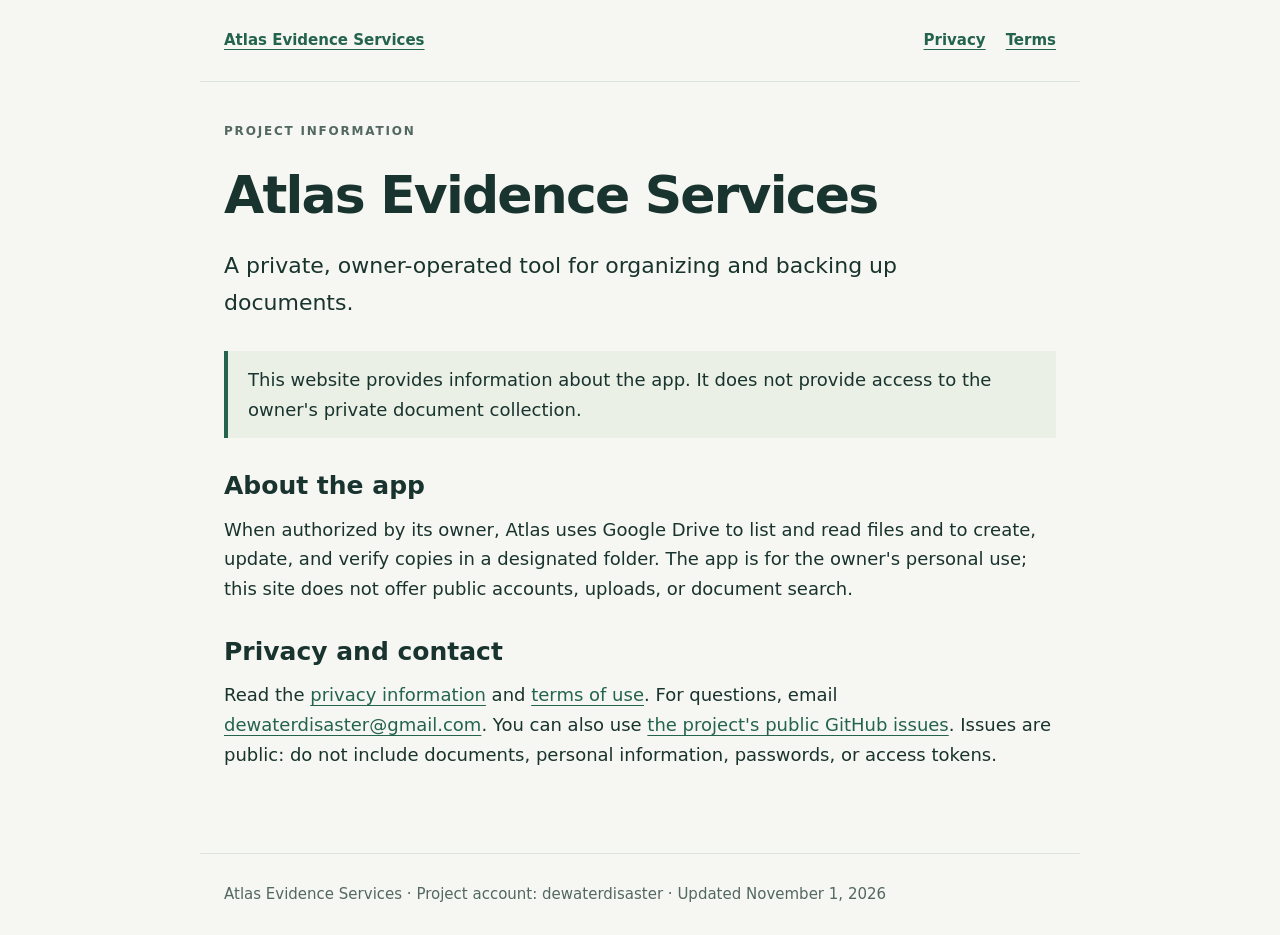
<file: index.html>
<!doctype html>
<html lang="en"><head><meta charset="utf-8"><meta name="viewport" content="width=device-width,initial-scale=1"><meta name="description" content="Public information about Atlas Evidence Services."><title>Atlas Evidence Services</title><link rel="stylesheet" href="style.css"></head>
<body><header><a href="index.html">Atlas Evidence Services</a><nav aria-label="Main"><a href="privacy.html">Privacy</a><a href="terms.html">Terms</a></nav></header>
<main><p class="eyebrow">Project information</p><h1>Atlas Evidence Services</h1><p class="lede">A private, owner-operated tool for organizing and backing up documents.</p>
<div class="notice">This website provides information about the app. It does not provide access to the owner's private document collection.</div>
<h2>About the app</h2><p>When authorized by its owner, Atlas uses Google Drive to list and read files and to create, update, and verify copies in a designated folder. The app is for the owner's personal use; this site does not offer public accounts, uploads, or document search.</p>
<h2>Privacy and contact</h2><p>Read the <a href="privacy.html">privacy information</a> and <a href="terms.html">terms of use</a>. For questions, email <a href="mailto:dewaterdisaster@gmail.com">dewaterdisaster@gmail.com</a>. You can also use <a href="https://github.com/dewaterdisaster/dewaterdisaster.github.io/issues">the project's public GitHub issues</a>. Issues are public: do not include documents, personal information, passwords, or access tokens.</p></main>
<footer>Atlas Evidence Services · Project account: dewaterdisaster · Updated November 1, 2026</footer></body></html>
</file>
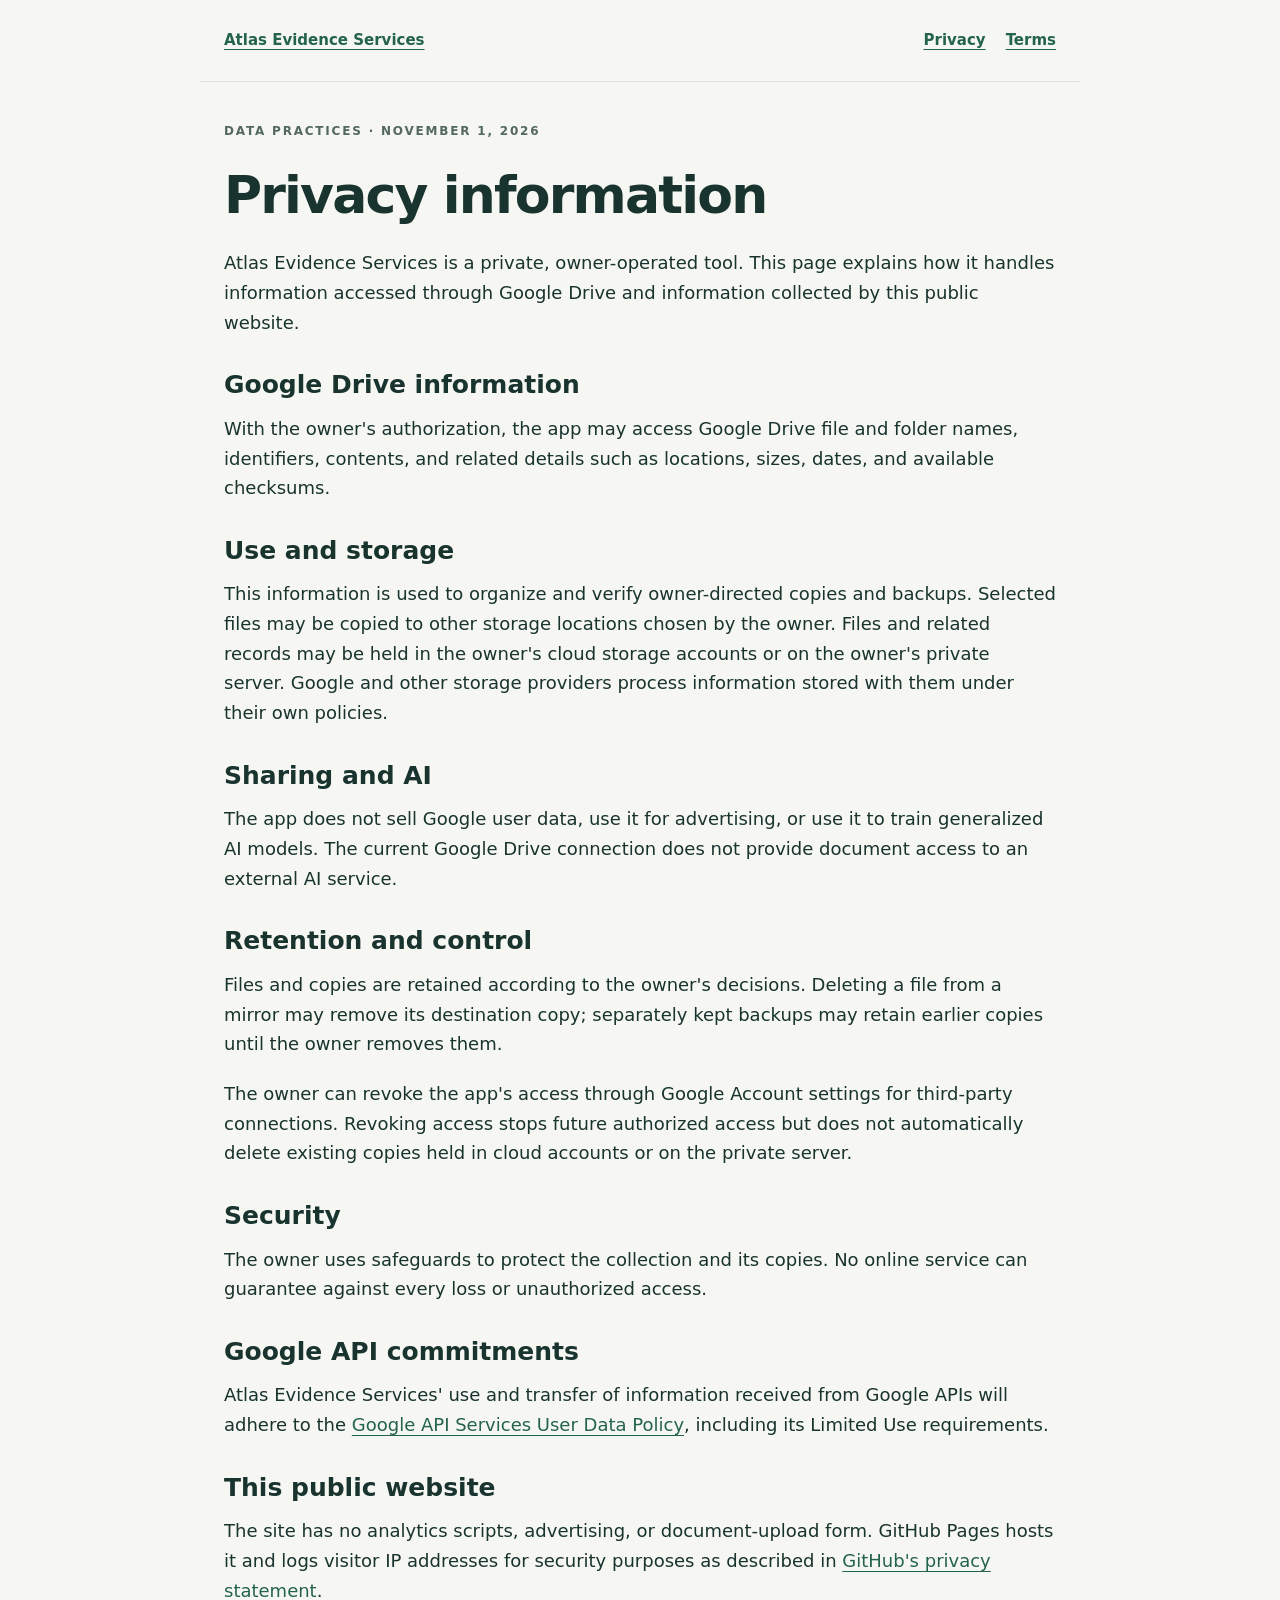
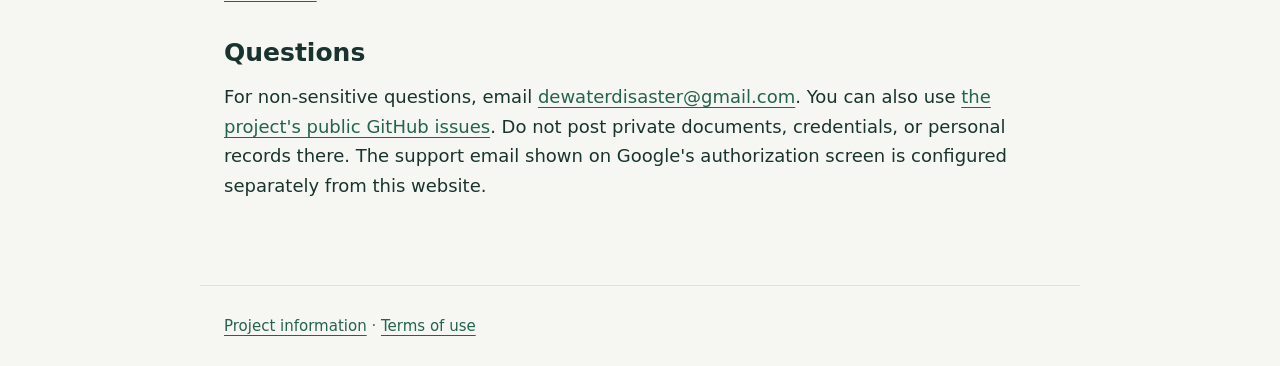
<file: privacy.html>
<!doctype html>
<html lang="en"><head><meta charset="utf-8"><meta name="viewport" content="width=device-width,initial-scale=1"><title>Privacy | Atlas Evidence Services</title><link rel="stylesheet" href="style.css"></head>
<body><header><a href="index.html">Atlas Evidence Services</a><nav aria-label="Main"><a href="privacy.html" aria-current="page">Privacy</a><a href="terms.html">Terms</a></nav></header>
<main><p class="eyebrow">Data practices · November 1, 2026</p><h1>Privacy information</h1>
<p>Atlas Evidence Services is a private, owner-operated tool. This page explains how it handles information accessed through Google Drive and information collected by this public website.</p>
<h2>Google Drive information</h2><p>With the owner's authorization, the app may access Google Drive file and folder names, identifiers, contents, and related details such as locations, sizes, dates, and available checksums.</p>
<h2>Use and storage</h2><p>This information is used to organize and verify owner-directed copies and backups. Selected files may be copied to other storage locations chosen by the owner. Files and related records may be held in the owner's cloud storage accounts or on the owner's private server. Google and other storage providers process information stored with them under their own policies.</p>
<h2>Sharing and AI</h2><p>The app does not sell Google user data, use it for advertising, or use it to train generalized AI models. The current Google Drive connection does not provide document access to an external AI service.</p>
<h2>Retention and control</h2><p>Files and copies are retained according to the owner's decisions. Deleting a file from a mirror may remove its destination copy; separately kept backups may retain earlier copies until the owner removes them.</p>
<p>The owner can revoke the app's access through Google Account settings for third-party connections. Revoking access stops future authorized access but does not automatically delete existing copies held in cloud accounts or on the private server.</p>
<h2>Security</h2><p>The owner uses safeguards to protect the collection and its copies. No online service can guarantee against every loss or unauthorized access.</p>
<h2>Google API commitments</h2><p>Atlas Evidence Services' use and transfer of information received from Google APIs will adhere to the <a href="https://developers.google.com/terms/api-services-user-data-policy">Google API Services User Data Policy</a>, including its Limited Use requirements.</p>
<h2>This public website</h2><p>The site has no analytics scripts, advertising, or document-upload form. GitHub Pages hosts it and logs visitor IP addresses for security purposes as described in <a href="https://docs.github.com/en/site-policy/privacy-policies/github-general-privacy-statement">GitHub's privacy statement</a>.</p>
<h2>Questions</h2><p>For non-sensitive questions, email <a href="mailto:dewaterdisaster@gmail.com">dewaterdisaster@gmail.com</a>. You can also use <a href="https://github.com/dewaterdisaster/dewaterdisaster.github.io/issues">the project's public GitHub issues</a>. Do not post private documents, credentials, or personal records there. The support email shown on Google's authorization screen is configured separately from this website.</p></main>
<footer><a href="index.html">Project information</a> · <a href="terms.html">Terms of use</a></footer></body></html>
</file>
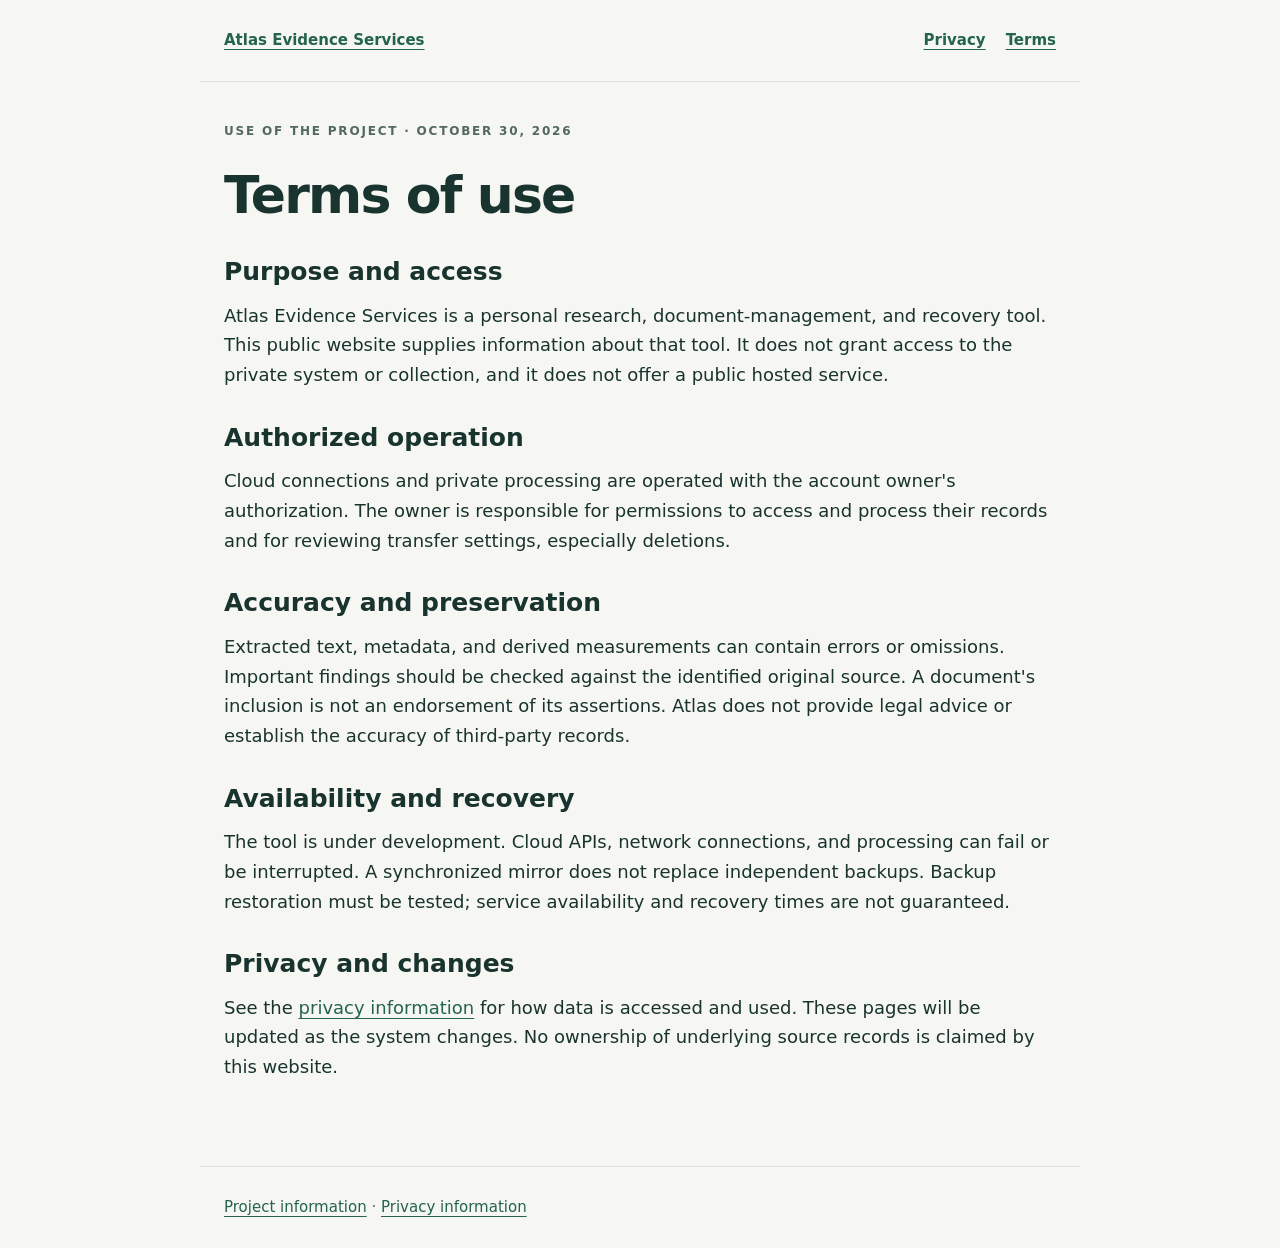
<file: terms.html>
<!doctype html>
<html lang="en"><head><meta charset="utf-8"><meta name="viewport" content="width=device-width,initial-scale=1"><title>Terms | Atlas Evidence Services</title><link rel="stylesheet" href="style.css"></head>
<body><header><a href="index.html">Atlas Evidence Services</a><nav aria-label="Main"><a href="privacy.html">Privacy</a><a href="terms.html" aria-current="page">Terms</a></nav></header>
<main><p class="eyebrow">Use of the project · October 30, 2026</p><h1>Terms of use</h1>
<h2>Purpose and access</h2><p>Atlas Evidence Services is a personal research, document-management, and recovery tool. This public website supplies information about that tool. It does not grant access to the private system or collection, and it does not offer a public hosted service.</p>
<h2>Authorized operation</h2><p>Cloud connections and private processing are operated with the account owner's authorization. The owner is responsible for permissions to access and process their records and for reviewing transfer settings, especially deletions.</p>
<h2>Accuracy and preservation</h2><p>Extracted text, metadata, and derived measurements can contain errors or omissions. Important findings should be checked against the identified original source. A document's inclusion is not an endorsement of its assertions. Atlas does not provide legal advice or establish the accuracy of third-party records.</p>
<h2>Availability and recovery</h2><p>The tool is under development. Cloud APIs, network connections, and processing can fail or be interrupted. A synchronized mirror does not replace independent backups. Backup restoration must be tested; service availability and recovery times are not guaranteed.</p>
<h2>Privacy and changes</h2><p>See the <a href="privacy.html">privacy information</a> for how data is accessed and used. These pages will be updated as the system changes. No ownership of underlying source records is claimed by this website.</p></main>
<footer><a href="index.html">Project information</a> · <a href="privacy.html">Privacy information</a></footer></body></html>
</file>
<file: style.css>
:root{color-scheme:light;--ink:#19332e;--muted:#536860;--paper:#f6f7f2;--line:#dce4db;--accent:#24634e}*{box-sizing:border-box}body{margin:0;background:var(--paper);color:var(--ink);font:18px/1.65 system-ui,-apple-system,Segoe UI,sans-serif}header,main,footer{max-width:880px;margin:auto;padding:28px 24px}header{display:flex;justify-content:space-between;align-items:center;gap:24px;border-bottom:1px solid var(--line);font-size:15px}header a{font-weight:650}nav{display:flex;gap:20px;flex-wrap:wrap}a{color:var(--accent);text-underline-offset:4px}a:focus-visible{outline:3px solid var(--accent);outline-offset:5px}h1{font-size:clamp(32px,6vw,52px);line-height:1.13;letter-spacing:-.035em;margin:24px 0}h2{font-size:25px;margin:32px 0 8px;line-height:1.3}p{margin:12px 0 20px}.eyebrow{text-transform:uppercase;letter-spacing:.15em;font-size:12px;color:var(--muted);font-weight:700}.lede{font-size:22px;max-width:720px}.notice{border-left:4px solid var(--accent);padding:14px 20px;background:#eaf0e6;margin:30px 0}.muted,footer{color:var(--muted);font-size:15px}footer{border-top:1px solid var(--line);margin-top:36px}li{padding-bottom:8px}@media(max-width:600px){header{align-items:flex-start;flex-direction:column;gap:12px}header,main,footer{padding:22px}}
</file>
